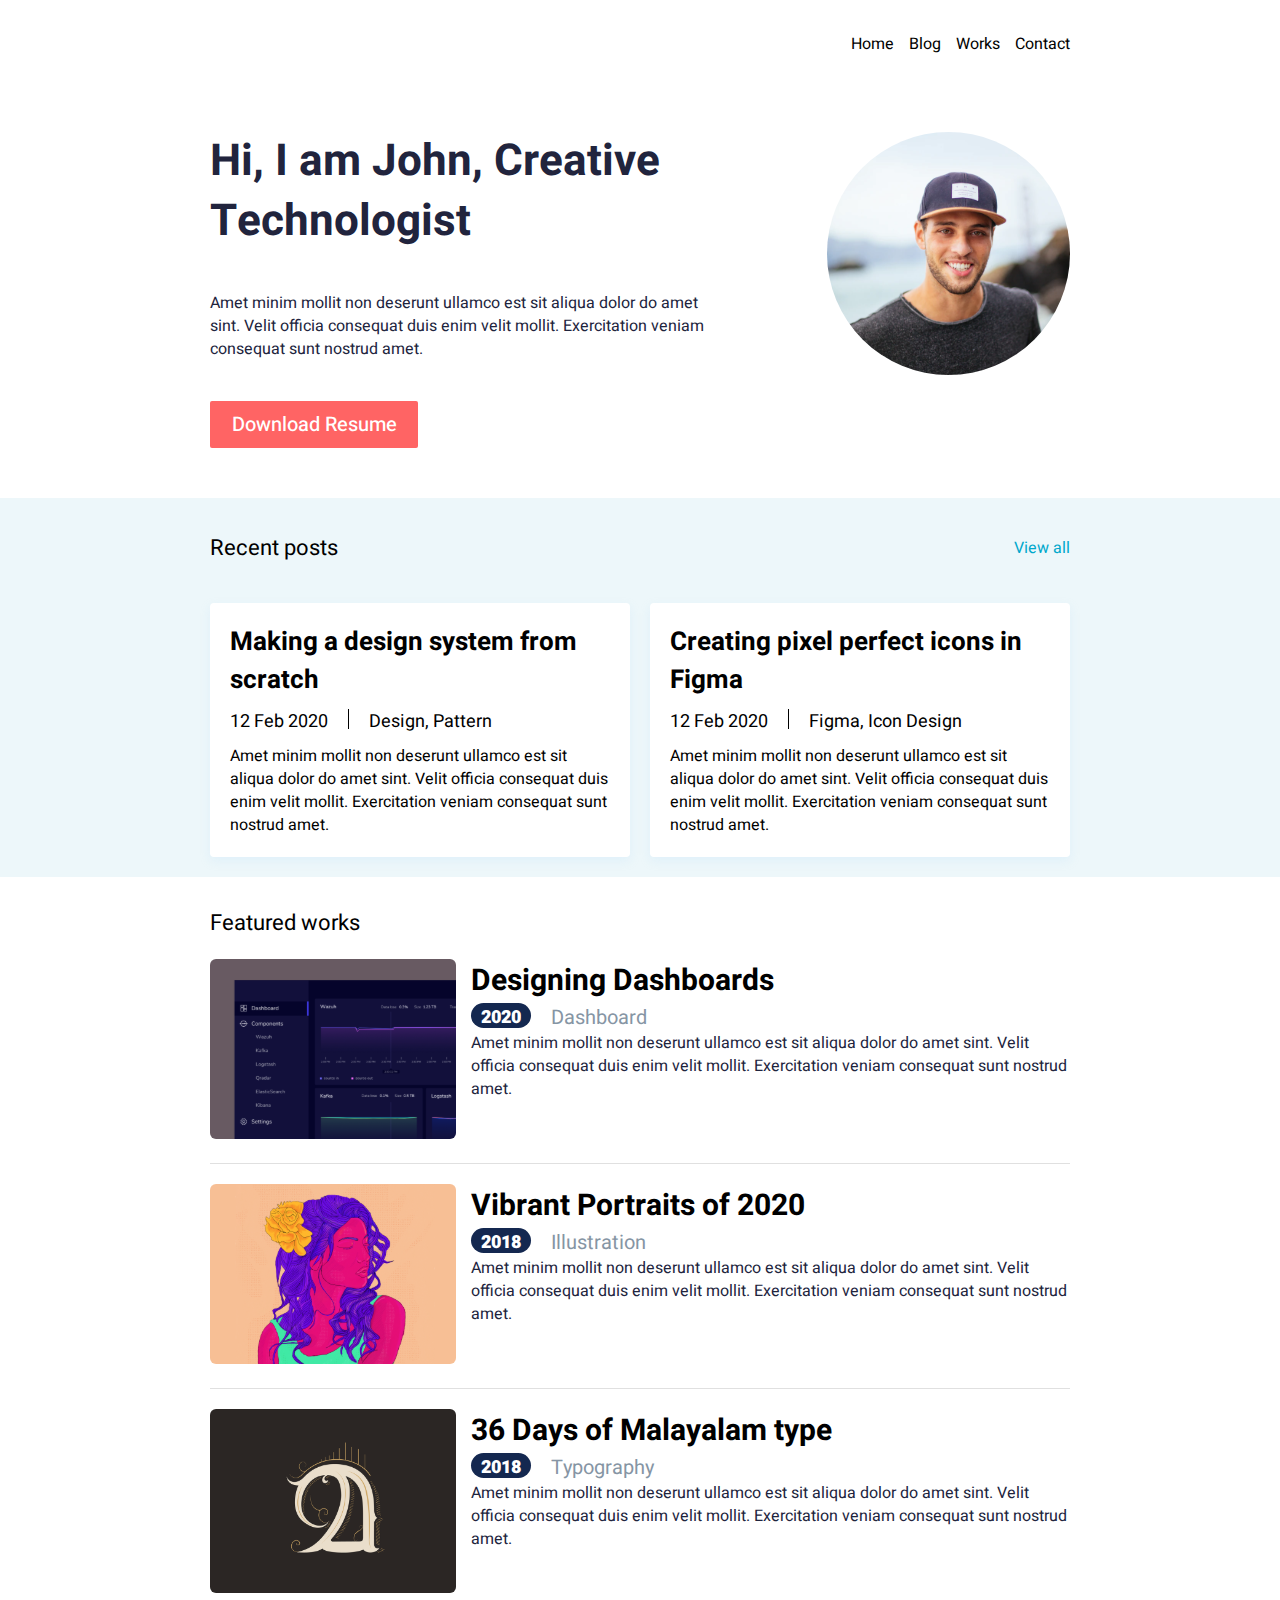
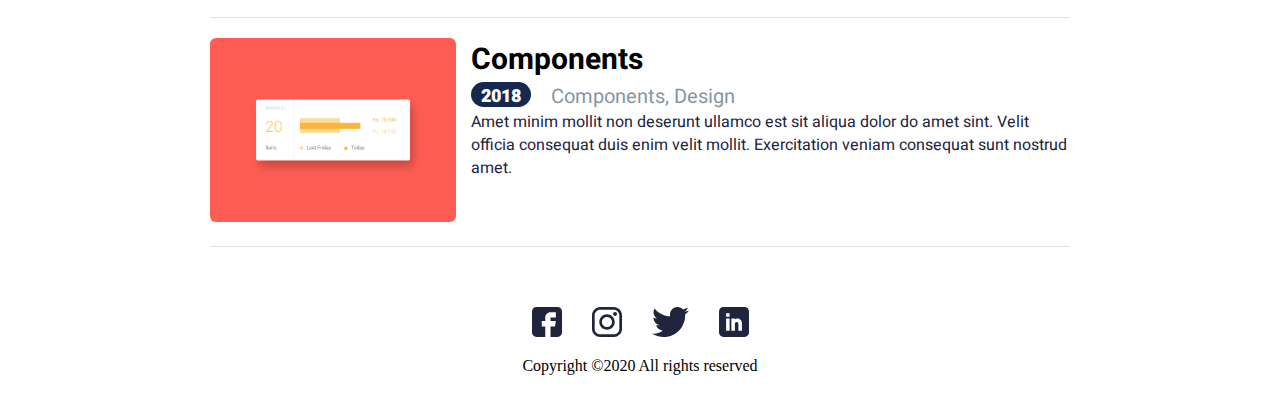
<file: index.html>
<!DOCTYPE html>
<html lang="en">
<head>
    <meta charset="UTF-8">
    <title>John Page</title>
    <meta name="viewport"
          content="width=device-width, user-scalable=no, initial-scale=1.0, maximum-scale=1.0, minimum-scale=1.0">
    <link rel="preconnect" href="https://fonts.googleapis.com">
    <link rel="preconnect" href="https://fonts.gstatic.com" crossorigin>
    <link href="https://fonts.googleapis.com/css2?family=Heebo:wght@400;500;700;900&display=swap" rel="stylesheet">
    <link rel="stylesheet" href="CSS/style.css">
</head>
<body>
    <header class="header">
        <div class="header__container">
            <div class="burger">
                <span></span>
            </div>
            <nav class="nav">
                <ul class="nav__list">
                    <li class="nav__list__link"><a href="index.html">Home</a></li>
                    <li class="nav__list__link"><a href="pages/blog.html">Blog</a></li>
                    <li class="nav__list__link"><a href="pages/work.html">Works</a></li>
                    <li class="nav__list__link"><a href="">Contact</a></li>
                </ul>
            </nav>
        </div>
    </header>
    <main class="main">
        <div class="first_container">
            <div class="col-1">
                <h2>Hi, I am John,
                    Creative Technologist</h2>
                <p>Amet minim mollit non deserunt ullamco est sit aliqua dolor do amet sint. Velit officia consequat duis enim velit mollit. Exercitation veniam consequat sunt nostrud amet.</p>
                <button>Download Resume</button>
            </div>
            <div class="col-2">
                <img src="img/Ellipse%201.svg" alt="">
            </div>
        </div>
        <div class="second">
            <div class="second_container">
                <div class="second_container__text">
                    <p>Recent posts</p>
                    <a href="pages/blog.html">View all</a>
                </div>
                <div class="second_container__body">
                    <div class="box">
                        <div class="box__body">
                            <h4>Making a design system from scratch</h4>
                            <div>
                                <p>12 Feb 2020</p>
                                <span></span>
                                <p>Design, Pattern</p>
                            </div>
                            <p>Amet minim mollit non deserunt ullamco est sit aliqua dolor do amet sint. Velit officia consequat duis enim velit mollit. Exercitation veniam consequat sunt nostrud amet.</p>
                        </div>
                    </div>
                    <div class="box">
                        <div class="box__body">
                            <h4>Creating pixel perfect icons in Figma</h4>
                            <div>
                                <p>12 Feb 2020</p>
                                <span></span>
                                <p>Figma, Icon Design</p>
                            </div>
                                <p>Amet minim mollit non deserunt ullamco est sit aliqua dolor do amet sint. Velit officia consequat duis enim velit mollit. Exercitation veniam consequat sunt nostrud amet.</p>
                            </div>
                    </div>
                </div>
            </div>
        </div>
        <div class="third">
            <div class="third__container">
                <h5>Featured works</h5>
                <div class="third__container__box">
                    <div class="third__container__box__image">
                        <img src="img/Rectangle%2030.svg" alt="">
                    </div>
                    <div class="third__container__box__body">
                        <h4>Designing Dashboards</h4>
                        <div class="year__box">
                            <div class="year">
                                <p>2020</p>
                            </div>
                            <p>Dashboard</p>
                        </div>
                        <p>Amet minim mollit non deserunt ullamco est sit aliqua dolor do amet sint. Velit officia consequat duis enim velit mollit. Exercitation veniam consequat sunt nostrud amet.</p>
                    </div>
                </div>
                <span class="stick"></span>
                <div class="third__container__box">
                    <div class="third__container__box__image">
                        <img src="img/Rectangle%2032.svg" alt="">
                    </div>
                    <div class="third__container__box__body">
                        <h4>Vibrant Portraits of 2020</h4>
                        <div class="year__box">
                            <div class="year">
                                <p>2018</p>
                            </div>
                            <p>Illustration</p>
                        </div>
                        <p>Amet minim mollit non deserunt ullamco est sit aliqua dolor do amet sint. Velit officia consequat duis enim velit mollit. Exercitation veniam consequat sunt nostrud amet.</p>
                    </div>
                </div>
                <span class="stick"></span>
                <div class="third__container__box">
                    <div class="third__container__box__image">
                        <img src="img/Rectangle%2034.svg" alt="">
                    </div>
                    <div class="third__container__box__body">
                        <h4>36 Days of Malayalam type</h4>
                        <div class="year__box">
                            <div class="year">
                                <p>2018</p>
                            </div>
                            <p>Typography</p>
                        </div>
                        <p>Amet minim mollit non deserunt ullamco est sit aliqua dolor do amet sint. Velit officia consequat duis enim velit mollit. Exercitation veniam consequat sunt nostrud amet.</p>
                    </div>
                </div>
                <span class="stick"></span>
                <div class="third__container__box">
                    <div class="third__container__box__image">
                        <img src="img/Rectangle%2040.svg" alt="">
                    </div>
                    <div class="third__container__box__body">
                        <h4>Components</h4>
                        <div class="year__box">
                            <div class="year">
                                <p>2018</p>
                            </div>
                            <p>Components, Design</p>
                        </div>
                        <p>Amet minim mollit non deserunt ullamco est sit aliqua dolor do amet sint. Velit officia consequat duis enim velit mollit. Exercitation veniam consequat sunt nostrud amet.</p>
                    </div>
                </div>
                <span class="stick"></span>
            </div>
        </div>
    </main>
    <footer class="footer">
        <div class="footer__container">
            <div class="icons">
                <img src="img/fb.svg" alt="">
                <img src="img/insta.svg" alt="">
                <img src="img/Group.svg" alt="">
                <img src="img/Linkedin.svg" alt="">
            </div>
            <p class="footer__container__text">Copyright ©2020 All rights reserved </p>
        </div>
    </footer>
    <script src="JS/index.js"></script>
</body>
</html>
</file>
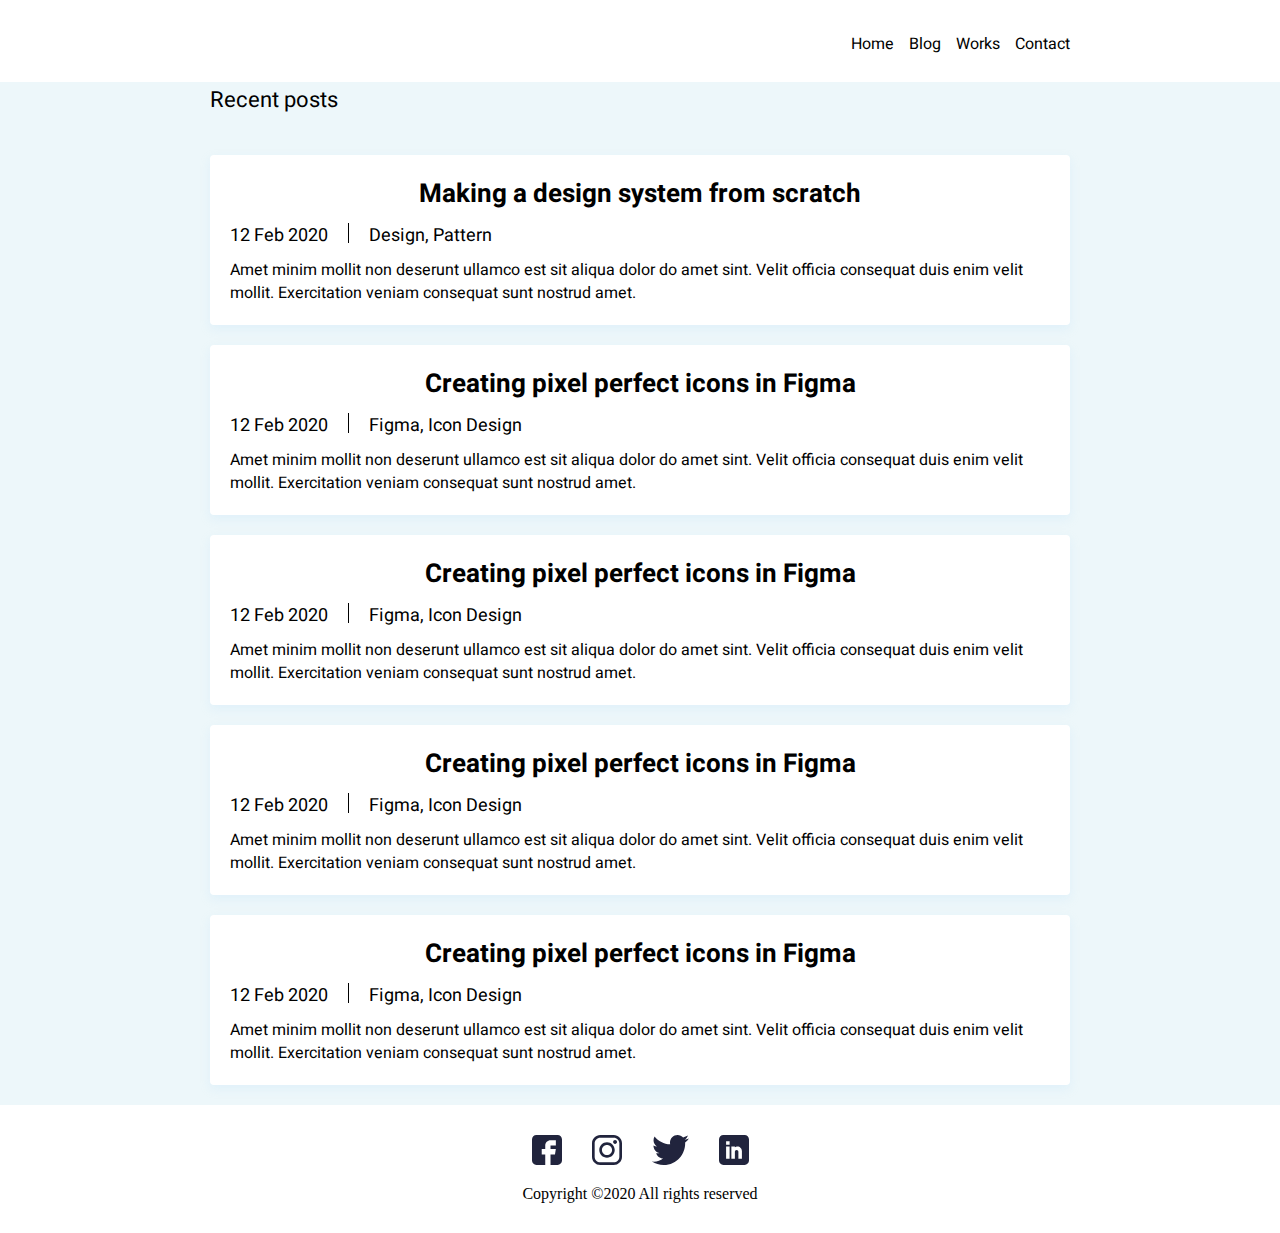
<file: blog.html>
<!DOCTYPE html>
<html lang="en" xmlns="http://www.w3.org/1999/html">
<head>
    <meta charset="UTF-8">
    <title>Blog</title>
    <meta name="viewport"
          content="width=device-width, user-scalable=no, initial-scale=1.0, maximum-scale=1.0, minimum-scale=1.0">
    <link rel="preconnect" href="https://fonts.googleapis.com">
    <link rel="preconnect" href="https://fonts.gstatic.com" crossorigin>
    <link href="https://fonts.googleapis.com/css2?family=Heebo:wght@400;500;700;900&display=swap" rel="stylesheet">
    <link rel="stylesheet" href="CSS/blog.css">
</head>
<body>
    <section>
        <header class="header">
            <div class="header__container">
                <div class="burger">
                    <span></span>
                </div>
                <nav class="nav">
                    <ul class="nav__list">
                        <li class="nav__list__link"><a href="index.html">Home</a></li>
                        <li class="nav__list__link"><a href="blog.html">Blog</a></li>
                        <li class="nav__list__link"><a href="work.html">Works</a></li>
                        <li class="nav__list__link"><a href="">Contact</a></li>
                    </ul>
                </nav>
            </div>
        </header>
    </section>
    <main>
        <div class="second">
            <div class="second_container">
                <div class="second_container__text">
                    <p>Recent posts</p>
                </div>
                <div class="second_container__body">
                    <div class="box">
                        <div class="box__body">
                            <h4>Making a design system from scratch</h4>
                            <div>
                                <p>12 Feb 2020</p>
                                <span></span>
                                <p>Design, Pattern</p>
                            </div>
                            <p>Amet minim mollit non deserunt ullamco est sit aliqua dolor do amet sint. Velit officia consequat duis enim velit mollit. Exercitation veniam consequat sunt nostrud amet.</p>
                        </div>
                    </div>
                    <div class="box">
                        <div class="box__body">
                            <h4>Creating pixel perfect icons in Figma</h4>
                            <div>
                                <p>12 Feb 2020</p>
                                <span></span>
                                <p>Figma, Icon Design</p>
                            </div>
                            <p>Amet minim mollit non deserunt ullamco est sit aliqua dolor do amet sint. Velit officia consequat duis enim velit mollit. Exercitation veniam consequat sunt nostrud amet.</p>
                        </div>
                    </div>
                    <div class="box">
                        <div class="box__body">
                            <h4>Creating pixel perfect icons in Figma</h4>
                            <div>
                                <p>12 Feb 2020</p>
                                <span></span>
                                <p>Figma, Icon Design</p>
                            </div>
                            <p>Amet minim mollit non deserunt ullamco est sit aliqua dolor do amet sint. Velit officia consequat duis enim velit mollit. Exercitation veniam consequat sunt nostrud amet.</p>
                        </div>
                    </div>
                    <div class="box">
                        <div class="box__body">
                            <h4>Creating pixel perfect icons in Figma</h4>
                            <div>
                                <p>12 Feb 2020</p>
                                <span></span>
                                <p>Figma, Icon Design</p>
                            </div>
                            <p>Amet minim mollit non deserunt ullamco est sit aliqua dolor do amet sint. Velit officia consequat duis enim velit mollit. Exercitation veniam consequat sunt nostrud amet.</p>
                        </div>
                    </div>
                    <div class="box">
                        <div class="box__body">
                            <h4>Creating pixel perfect icons in Figma</h4>
                            <div>
                                <p>12 Feb 2020</p>
                                <span></span>
                                <p>Figma, Icon Design</p>
                            </div>
                            <p>Amet minim mollit non deserunt ullamco est sit aliqua dolor do amet sint. Velit officia consequat duis enim velit mollit. Exercitation veniam consequat sunt nostrud amet.</p>
                        </div>
                    </div>
                </div>
            </div>
        </div>
    </main>
    <section>
        <footer class="footer">
            <div class="footer__container">
                <div class="icons">
                    <img src="img/fb.svg" alt="">
                    <img src="img/insta.svg" alt="">
                    <img src="img/Group.svg" alt="">
                    <img src="img/Linkedin.svg" alt="">
                </div>
                <p class="footer__container__text">Copyright ©2020 All rights reserved </p>
            </div>
        </footer>
    </section>
    <script src="JS/index.js"></script>
</body>
</html>
</file>
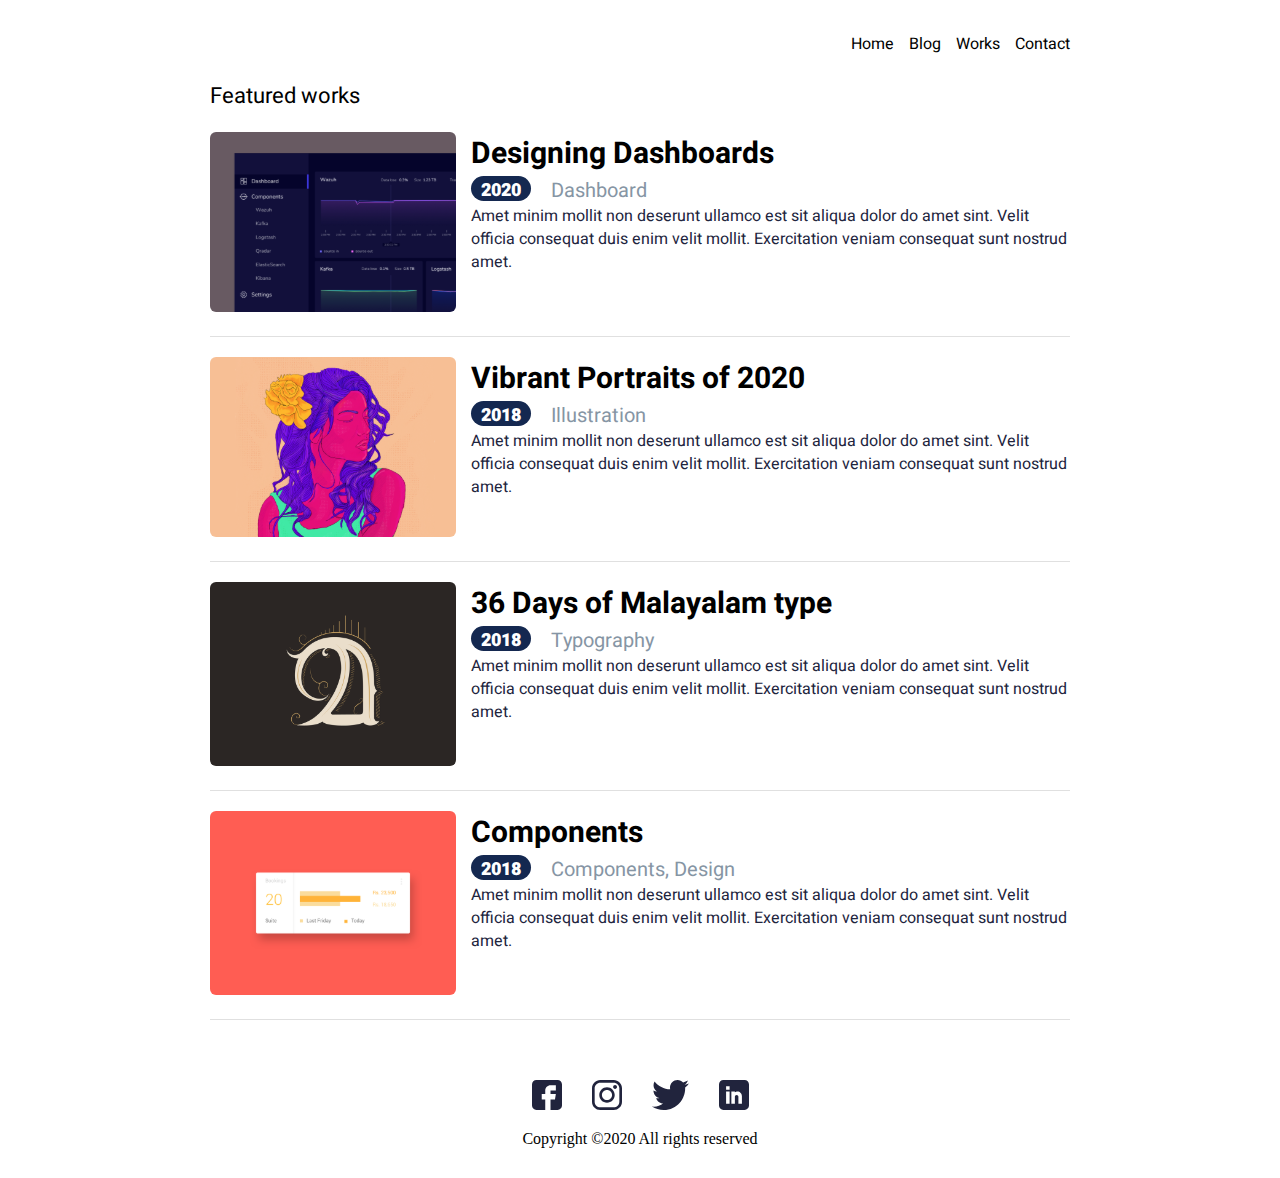
<file: work.html>
<!DOCTYPE html>
<html lang="en">
<head>
    <meta charset="UTF-8">
    <title>Works</title>
    <meta name="viewport"
          content="width=device-width, user-scalable=no, initial-scale=1.0, maximum-scale=1.0, minimum-scale=1.0">
    <link rel="preconnect" href="https://fonts.googleapis.com">
    <link rel="preconnect" href="https://fonts.gstatic.com" crossorigin>
    <link href="https://fonts.googleapis.com/css2?family=Heebo:wght@400;500;700;900&display=swap" rel="stylesheet">
    <link rel="stylesheet" href="CSS/works.css">
</head>
<body>
<section>
    <header class="header">
        <div class="header__container">
            <div class="burger">
                <span></span>
            </div>
            <nav class="nav">
                <ul class="nav__list">
                    <li class="nav__list__link"><a href="index.html">Home</a></li>
                    <li class="nav__list__link"><a href="blog.html">Blog</a></li>
                    <li class="nav__list__link"><a href="work.html">Works</a></li>
                    <li class="nav__list__link"><a href="">Contact</a></li>
                </ul>
            </nav>
        </div>
    </header>
</section>
<section>
    <main class="main">
        <div class="third">
            <div class="third__container">
                <h5>Featured works</h5>
                <div class="third__container__box">
                    <div class="third__container__box__image">
                        <img src="img/Rectangle%2030.svg" alt="">
                    </div>
                    <div class="third__container__box__body">
                        <h4>Designing Dashboards</h4>
                        <div class="year__box">
                            <div class="year">
                                <p>2020</p>
                            </div>
                            <p>Dashboard</p>
                        </div>
                        <p>Amet minim mollit non deserunt ullamco est sit aliqua dolor do amet sint. Velit officia consequat duis enim velit mollit. Exercitation veniam consequat sunt nostrud amet.</p>
                    </div>
                </div>
                <span class="stick"></span>
                <div class="third__container__box">
                    <div class="third__container__box__image">
                        <img src="img/Rectangle%2032.svg" alt="">
                    </div>
                    <div class="third__container__box__body">
                        <h4>Vibrant Portraits of 2020</h4>
                        <div class="year__box">
                            <div class="year">
                                <p>2018</p>
                            </div>
                            <p>Illustration</p>
                        </div>
                        <p>Amet minim mollit non deserunt ullamco est sit aliqua dolor do amet sint. Velit officia consequat duis enim velit mollit. Exercitation veniam consequat sunt nostrud amet.</p>
                    </div>
                </div>
                <span class="stick"></span>
                <div class="third__container__box">
                    <div class="third__container__box__image">
                        <img src="img/Rectangle%2034.svg" alt="">
                    </div>
                    <div class="third__container__box__body">
                        <h4>36 Days of Malayalam type</h4>
                        <div class="year__box">
                            <div class="year">
                                <p>2018</p>
                            </div>
                            <p>Typography</p>
                        </div>
                        <p>Amet minim mollit non deserunt ullamco est sit aliqua dolor do amet sint. Velit officia consequat duis enim velit mollit. Exercitation veniam consequat sunt nostrud amet.</p>
                    </div>
                </div>
                <span class="stick"></span>
                <div class="third__container__box">
                    <div class="third__container__box__image">
                        <img src="img/Rectangle%2040.svg" alt="">
                    </div>
                    <div class="third__container__box__body">
                        <h4>Components</h4>
                        <div class="year__box">
                            <div class="year">
                                <p>2018</p>
                            </div>
                            <p>Components, Design</p>
                        </div>
                        <p>Amet minim mollit non deserunt ullamco est sit aliqua dolor do amet sint. Velit officia consequat duis enim velit mollit. Exercitation veniam consequat sunt nostrud amet.</p>
                    </div>
                </div>
                <span class="stick"></span>
            </div>
        </div>
    </main>
</section>
<section>
    <footer class="footer">
        <div class="footer__container">
            <div class="icons">
                <img src="img/fb.svg" alt="">
                <img src="img/insta.svg" alt="">
                <img src="img/Group.svg" alt="">
                <img src="img/Linkedin.svg" alt="">
            </div>
            <p class="footer__container__text">Copyright ©2020 All rights reserved </p>
        </div>
    </footer>
</section>
<script src="JS/index.js"></script>
</body>
</html>
</file>
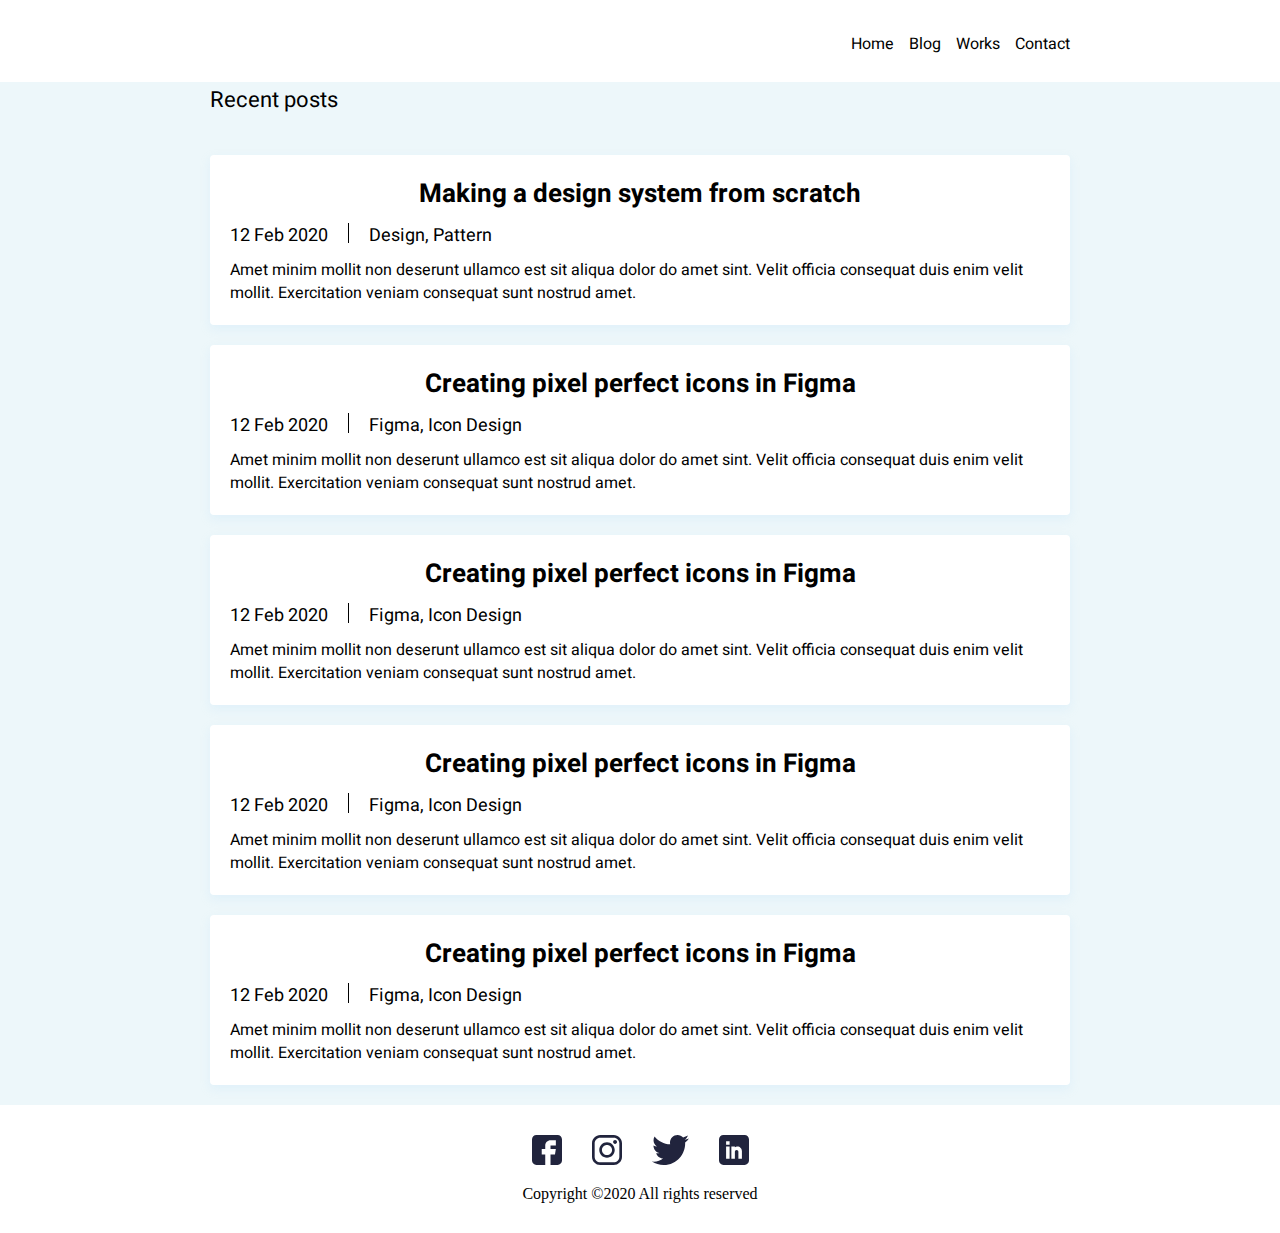
<file: pages/blog.html>
<!DOCTYPE html>
<html lang="en" xmlns="http://www.w3.org/1999/html">
<head>
    <meta charset="UTF-8">
    <title>Blog</title>
    <meta name="viewport"
          content="width=device-width, user-scalable=no, initial-scale=1.0, maximum-scale=1.0, minimum-scale=1.0">
    <link rel="preconnect" href="https://fonts.googleapis.com">
    <link rel="preconnect" href="https://fonts.gstatic.com" crossorigin>
    <link href="https://fonts.googleapis.com/css2?family=Heebo:wght@400;500;700;900&display=swap" rel="stylesheet">
    <link rel="stylesheet" href="../CSS/blog.css">
</head>
<body>
    <section>
        <header class="header">
            <div class="header__container">
                <div class="burger">
                    <span></span>
                </div>
                <nav class="nav">
                    <ul class="nav__list">
                        <li class="nav__list__link"><a href="../index.html">Home</a></li>
                        <li class="nav__list__link"><a href="blog.html">Blog</a></li>
                        <li class="nav__list__link"><a href="work.html">Works</a></li>
                        <li class="nav__list__link"><a href="">Contact</a></li>
                    </ul>
                </nav>
            </div>
        </header>
    </section>
    <main>
        <div class="second">
            <div class="second_container">
                <div class="second_container__text">
                    <p>Recent posts</p>
                </div>
                <div class="second_container__body">
                    <div class="box">
                        <div class="box__body">
                            <h4>Making a design system from scratch</h4>
                            <div>
                                <p>12 Feb 2020</p>
                                <span></span>
                                <p>Design, Pattern</p>
                            </div>
                            <p>Amet minim mollit non deserunt ullamco est sit aliqua dolor do amet sint. Velit officia consequat duis enim velit mollit. Exercitation veniam consequat sunt nostrud amet.</p>
                        </div>
                    </div>
                    <div class="box">
                        <div class="box__body">
                            <h4>Creating pixel perfect icons in Figma</h4>
                            <div>
                                <p>12 Feb 2020</p>
                                <span></span>
                                <p>Figma, Icon Design</p>
                            </div>
                            <p>Amet minim mollit non deserunt ullamco est sit aliqua dolor do amet sint. Velit officia consequat duis enim velit mollit. Exercitation veniam consequat sunt nostrud amet.</p>
                        </div>
                    </div>
                    <div class="box">
                        <div class="box__body">
                            <h4>Creating pixel perfect icons in Figma</h4>
                            <div>
                                <p>12 Feb 2020</p>
                                <span></span>
                                <p>Figma, Icon Design</p>
                            </div>
                            <p>Amet minim mollit non deserunt ullamco est sit aliqua dolor do amet sint. Velit officia consequat duis enim velit mollit. Exercitation veniam consequat sunt nostrud amet.</p>
                        </div>
                    </div>
                    <div class="box">
                        <div class="box__body">
                            <h4>Creating pixel perfect icons in Figma</h4>
                            <div>
                                <p>12 Feb 2020</p>
                                <span></span>
                                <p>Figma, Icon Design</p>
                            </div>
                            <p>Amet minim mollit non deserunt ullamco est sit aliqua dolor do amet sint. Velit officia consequat duis enim velit mollit. Exercitation veniam consequat sunt nostrud amet.</p>
                        </div>
                    </div>
                    <div class="box">
                        <div class="box__body">
                            <h4>Creating pixel perfect icons in Figma</h4>
                            <div>
                                <p>12 Feb 2020</p>
                                <span></span>
                                <p>Figma, Icon Design</p>
                            </div>
                            <p>Amet minim mollit non deserunt ullamco est sit aliqua dolor do amet sint. Velit officia consequat duis enim velit mollit. Exercitation veniam consequat sunt nostrud amet.</p>
                        </div>
                    </div>
                </div>
            </div>
        </div>
    </main>
    <section>
        <footer class="footer">
            <div class="footer__container">
                <div class="icons">
                    <img src="../img/fb.svg" alt="">
                    <img src="../img/insta.svg" alt="">
                    <img src="../img/Group.svg" alt="">
                    <img src="../img/Linkedin.svg" alt="">
                </div>
                <p class="footer__container__text">Copyright ©2020 All rights reserved </p>
            </div>
        </footer>
    </section>
    <script src="../JS/index.js"></script>
</body>
</html>
</file>
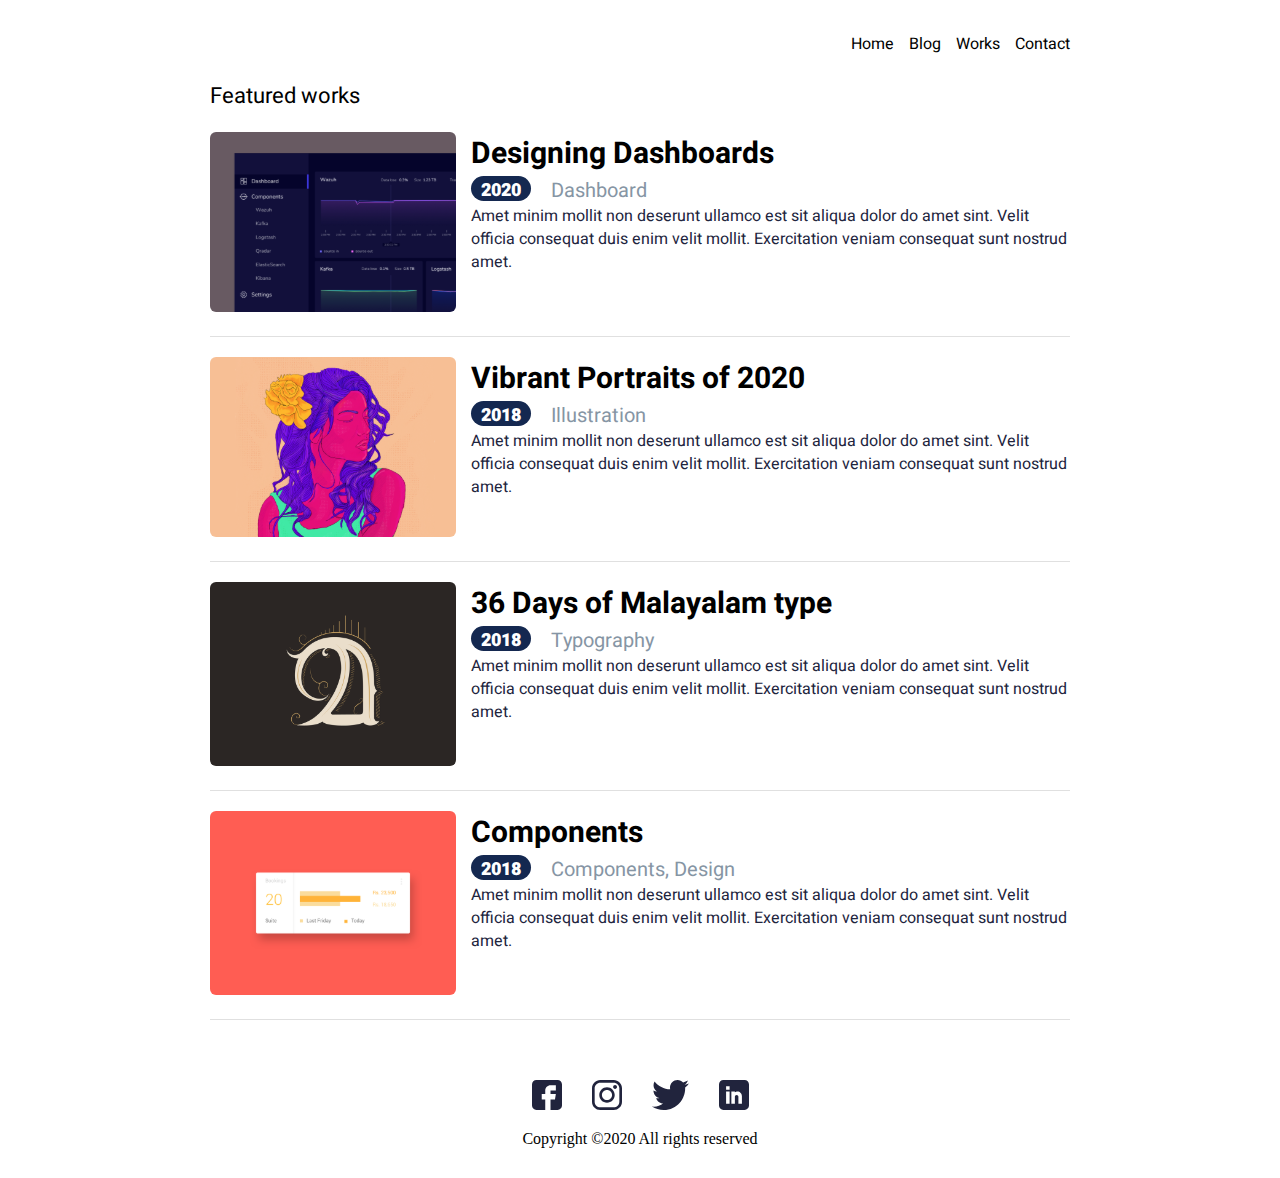
<file: pages/work.html>
<!DOCTYPE html>
<html lang="en">
<head>
    <meta charset="UTF-8">
    <title>Works</title>
    <meta name="viewport"
          content="width=device-width, user-scalable=no, initial-scale=1.0, maximum-scale=1.0, minimum-scale=1.0">
    <link rel="preconnect" href="https://fonts.googleapis.com">
    <link rel="preconnect" href="https://fonts.gstatic.com" crossorigin>
    <link href="https://fonts.googleapis.com/css2?family=Heebo:wght@400;500;700;900&display=swap" rel="stylesheet">
    <link rel="stylesheet" href="../CSS/works.css">
</head>
<body>
<section>
    <header class="header">
        <div class="header__container">
            <div class="burger">
                <span></span>
            </div>
            <nav class="nav">
                <ul class="nav__list">
                    <li class="nav__list__link"><a href="../index.html">Home</a></li>
                    <li class="nav__list__link"><a href="blog.html">Blog</a></li>
                    <li class="nav__list__link"><a href="work.html">Works</a></li>
                    <li class="nav__list__link"><a href="">Contact</a></li>
                </ul>
            </nav>
        </div>
    </header>
</section>
<section>
    <main class="main">
        <div class="third">
            <div class="third__container">
                <h5>Featured works</h5>
                <div class="third__container__box">
                    <div class="third__container__box__image">
                        <img src="../img/Rectangle%2030.svg" alt="">
                    </div>
                    <div class="third__container__box__body">
                        <h4>Designing Dashboards</h4>
                        <div class="year__box">
                            <div class="year">
                                <p>2020</p>
                            </div>
                            <p>Dashboard</p>
                        </div>
                        <p>Amet minim mollit non deserunt ullamco est sit aliqua dolor do amet sint. Velit officia consequat duis enim velit mollit. Exercitation veniam consequat sunt nostrud amet.</p>
                    </div>
                </div>
                <span class="stick"></span>
                <div class="third__container__box">
                    <div class="third__container__box__image">
                        <img src="../img/Rectangle%2032.svg" alt="">
                    </div>
                    <div class="third__container__box__body">
                        <h4>Vibrant Portraits of 2020</h4>
                        <div class="year__box">
                            <div class="year">
                                <p>2018</p>
                            </div>
                            <p>Illustration</p>
                        </div>
                        <p>Amet minim mollit non deserunt ullamco est sit aliqua dolor do amet sint. Velit officia consequat duis enim velit mollit. Exercitation veniam consequat sunt nostrud amet.</p>
                    </div>
                </div>
                <span class="stick"></span>
                <div class="third__container__box">
                    <div class="third__container__box__image">
                        <img src="../img/Rectangle%2034.svg" alt="">
                    </div>
                    <div class="third__container__box__body">
                        <h4>36 Days of Malayalam type</h4>
                        <div class="year__box">
                            <div class="year">
                                <p>2018</p>
                            </div>
                            <p>Typography</p>
                        </div>
                        <p>Amet minim mollit non deserunt ullamco est sit aliqua dolor do amet sint. Velit officia consequat duis enim velit mollit. Exercitation veniam consequat sunt nostrud amet.</p>
                    </div>
                </div>
                <span class="stick"></span>
                <div class="third__container__box">
                    <div class="third__container__box__image">
                        <img src="../img/Rectangle%2040.svg" alt="">
                    </div>
                    <div class="third__container__box__body">
                        <h4>Components</h4>
                        <div class="year__box">
                            <div class="year">
                                <p>2018</p>
                            </div>
                            <p>Components, Design</p>
                        </div>
                        <p>Amet minim mollit non deserunt ullamco est sit aliqua dolor do amet sint. Velit officia consequat duis enim velit mollit. Exercitation veniam consequat sunt nostrud amet.</p>
                    </div>
                </div>
                <span class="stick"></span>
            </div>
        </div>
    </main>
</section>
<section>
    <footer class="footer">
        <div class="footer__container">
            <div class="icons">
                <img src="../img/fb.svg" alt="">
                <img src="../img/insta.svg" alt="">
                <img src="../img/Group.svg" alt="">
                <img src="../img/Linkedin.svg" alt="">
            </div>
            <p class="footer__container__text">Copyright ©2020 All rights reserved </p>
        </div>
    </footer>
</section>
<script src="../JS/index.js"></script>
</body>
</html>
</file>
<file: CSS/style.css>
* {
  margin: 0 auto;
  box-sizing: border-box;
}

.header__container.active {
  max-width: 100%;
}

.header {
  height: 82px;
  width: 100%;
  background: #ffffff;
}
@media (max-width: 736px) {
  .header {
    height: 50px;
    position: fixed;
  }
}
.header__container {
  max-width: 860px;
}
@media (max-width: 960px) {
  .header__container {
    max-width: 720px;
  }
}
@media (max-width: 800px) {
  .header__container {
    max-width: 650px;
  }
}
@media (max-width: 736px) {
  .header__container {
    max-width: 550px;
  }
}
@media (max-width: 580px) {
  .header__container {
    max-width: 450px;
  }
}
@media (max-width: 470px) {
  .header__container {
    max-width: 360px;
  }
}
.header__container .burger span, .header__container .burger span:before, .header__container .burger span:after {
  width: 100%;
  position: absolute;
  height: 2px;
  background: #333;
  display: block;
  transition: 0.3s;
  border-radius: 5px;
}
.header__container .burger span:before {
  content: "";
  top: -10px;
  transition: top 300ms 300ms, transform 300ms cubic-bezier(0.23, 1, 0.32, 1);
}
.header__container .burger span {
  top: 20px;
}
.header__container .burger span:after {
  content: "";
  bottom: -10px;
  transition: bottom 300ms 300ms, transform 300ms cubic-bezier(0.23, 1, 0.32, 1);
}
.header__container .burger span.active:before {
  content: "";
  top: 0px;
  transform: rotate(45deg);
  transition: top 300ms, transform 300ms 300ms cubic-bezier(0.68, -0.55, 0.265, 1.55);
}
.header__container .burger span.active:after {
  content: "";
  bottom: 0;
  transform: rotate(-45deg);
  transition: bottom 300ms, transform 300ms 300ms cubic-bezier(0.68, -0.55, 0.265, 1.55);
}
.header__container .burger span.active {
  background: rgba(255, 255, 255, 0);
}
.header__container .burger {
  position: fixed;
  top: 0;
  right: 0;
  width: 50px;
  height: 50px;
  cursor: pointer;
}
.header__container .burger:first-child {
  margin: 10px 10px 0 0;
}
.header__container .burger span {
  width: 30px;
  height: 2px;
  background-color: black;
}
@media (min-width: 736px) {
  .header__container .burger {
    display: none;
  }
}
.header__container .burger.active .burger__first {
  position: absolute;
  content: " ";
  height: 33px;
  width: 2px;
  background-color: black;
  transform: rotate(45deg);
}
.header__container .burger.active .burger__second {
  display: none;
}
.header__container .burger.active .burger__del {
  display: none;
}
.header__container .burger.active .burger__first:after {
  position: absolute;
  content: " ";
  height: 33px;
  width: 2px;
  background-color: black;
}
.header__container .burger.active .burger__first:after {
  transform: rotate(-45deg);
}

.nav.active {
  display: block;
  width: 100vh;
  background-color: ghostwhite;
  height: 100vh;
}
.nav.active .nav__list {
  justify-content: start;
  flex-direction: column;
  padding-top: 80px;
}

.nav {
  padding: 32px 0;
}
@media (max-width: 736px) {
  .nav {
    display: none;
  }
}
.nav__list {
  display: flex;
  justify-content: flex-end;
  gap: 15px;
}
.nav__list a {
  text-decoration: none;
  color: black;
  font-family: "Heebo", sans-serif;
}
.nav__list__link {
  margin: 0;
  list-style: none;
}

main {
  width: 100%;
}
main .first_container {
  padding-top: 50px;
  padding-bottom: 50px;
  max-width: 860px;
  display: flex;
  gap: 100px;
}
@media (max-width: 960px) {
  main .first_container {
    max-width: 720px;
  }
}
@media (max-width: 800px) {
  main .first_container {
    max-width: 650px;
  }
  main .first_container .col-1 h2 {
    font-size: 30px;
  }
}
@media (max-width: 736px) {
  main .first_container {
    max-width: 550px;
    flex-direction: column-reverse;
    padding-top: 60px;
    gap: 20px;
  }
}
@media (max-width: 580px) {
  main .first_container {
    max-width: 450px;
  }
}
@media (max-width: 470px) {
  main .first_container {
    max-width: 360px;
  }
}
main .first_container .col-1 {
  display: flex;
  flex-direction: column;
  gap: 40px;
}
main .first_container .col-1 h2 {
  font-family: Heebo;
  font-style: normal;
  font-weight: bold;
  font-size: 44px;
  line-height: 60px;
  color: #21243D;
}
@media (max-width: 800px) {
  main .first_container .col-1 h2 {
    font-size: 30px;
  }
}
main .first_container .col-1 p {
  font-family: Heebo;
  font-style: normal;
  font-weight: normal;
  font-size: 16px;
  line-height: 23px;
  color: #21243D;
}
main .first_container .col-1 button {
  width: 208px;
  height: 47px;
  background: #FF6464;
  border: none;
  border-radius: 2px;
  color: #fff;
  margin: 0;
  font-family: Heebo;
  font-style: normal;
  font-weight: 500;
  font-size: 20px;
  line-height: 29px;
}
main .second {
  width: 100%;
  background-color: #EDF7FA;
}
main .second_container {
  max-width: 860px;
  display: flex;
  flex-direction: column;
}
@media (max-width: 960px) {
  main .second_container {
    max-width: 720px;
  }
}
@media (max-width: 800px) {
  main .second_container {
    max-width: 650px;
  }
  main .second_container__body {
    flex-direction: column;
  }
  main .second_container__body .box__body h4 {
    margin: 0;
  }
}
@media (max-width: 736px) {
  main .second_container {
    max-width: 550px;
  }
}
@media (max-width: 580px) {
  main .second_container {
    max-width: 450px;
  }
}
@media (max-width: 470px) {
  main .second_container {
    max-width: 360px;
  }
}
main .second_container__text {
  margin: 0;
  display: flex;
  justify-content: space-between;
  padding-top: 20px;
  align-items: center;
}
main .second_container__text a {
  text-decoration: none;
  margin: 0;
  font-family: Heebo;
  font-style: normal;
  font-weight: normal;
  font-size: 16px;
  line-height: 23px;
  text-align: right;
  color: #00A8CC;
}
main .second_container__text p {
  margin: 0;
  font-family: Heebo;
  font-style: normal;
  font-weight: normal;
  font-size: 22px;
  line-height: 60px;
}
main .second_container__body {
  padding-top: 5px;
  display: flex;
  gap: 20px;
  margin: 20px 0;
}
main .second_container__body .box {
  display: flex;
  flex-direction: column;
  gap: 15px;
  background: #FFFFFF;
  box-shadow: 0 4px 10px rgba(187, 225, 250, 0.25);
  border-radius: 4px;
}
main .second_container__body .box__body {
  padding: 20px;
  display: flex;
  flex-direction: column;
  gap: 10px;
}
main .second_container__body .box__body h4 {
  font-family: Heebo;
  font-style: normal;
  font-weight: bold;
  font-size: 26px;
  line-height: 38px;
}
main .second_container__body .box__body p {
  font-family: Heebo;
  font-style: normal;
  font-weight: normal;
  font-size: 16px;
  line-height: 23px;
}
main .second_container__body .box__body div {
  margin: 0;
  display: flex;
  gap: 20px;
}
main .second_container__body .box__body div p {
  margin: 0;
  font-family: Heebo;
  font-style: normal;
  font-weight: normal;
  font-size: 18px;
  line-height: 26px;
}
main .second_container__body .box__body div span {
  height: 20px;
  width: 1px;
  background-color: black;
  margin: 0;
}
main .third {
  width: 100%;
  background-color: #fff;
}
@media (max-width: 960px) {
  main .third {
    max-width: 720px;
  }
}
@media (max-width: 800px) {
  main .third {
    max-width: 650px;
  }
}
@media (max-width: 736px) {
  main .third {
    max-width: 550px;
  }
}
@media (max-width: 580px) {
  main .third {
    max-width: 450px;
  }
}
@media (max-width: 470px) {
  main .third {
    max-width: 360px;
  }
}
main .third__container {
  max-width: 860px;
  display: flex;
  flex-direction: column;
  gap: 20px;
  padding-bottom: 30px;
}
@media (max-width: 580px) {
  main .third__container {
    padding-bottom: 0;
  }
}
main .third__container span {
  width: 100%;
  height: 1px;
  background-color: #E0E0E0;
}
main .third__container h5 {
  font-family: Heebo;
  font-style: normal;
  font-weight: normal;
  font-size: 22px;
  margin: 0;
  padding-top: 30px;
}
main .third__container__box {
  display: flex;
  gap: 15px;
}
@media (max-width: 736px) {
  main .third__container__box {
    flex-direction: column;
  }
  main .third__container__box .third__container__box__image {
    margin: 0;
  }
}
main .third__container__box__body p {
  font-family: Heebo;
  font-style: normal;
  font-weight: normal;
  font-size: 16px;
  line-height: 23px;
  color: #21243D;
}
main .third__container__box__body h4 {
  font-family: Heebo;
  font-style: normal;
  font-weight: bold;
  font-size: 30px;
  line-height: 44px;
}
main .third__container__box__body .year__box {
  display: flex;
  gap: 20px;
}
main .third__container__box__body .year__box p {
  font-family: Heebo;
  font-style: normal;
  font-weight: normal;
  font-size: 20px;
  line-height: 29px;
  color: #8695A4;
  margin: 0;
}
main .third__container__box__body .year__box .year {
  width: 60px;
  height: 25px;
  background: #142850;
  border-radius: 16px;
  margin: 0;
  text-align: center;
}
main .third__container__box__body .year__box .year p {
  font-family: Heebo;
  font-style: normal;
  font-weight: 900;
  font-size: 18px;
  color: #FFFFFF;
}

.footer {
  width: 100%;
  background-color: #fff;
}
.footer__container {
  max-width: 860px;
  display: flex;
  flex-direction: column;
  padding: 30px 0;
  gap: 20px;
}
@media (max-width: 960px) {
  .footer__container {
    max-width: 720px;
  }
}
@media (max-width: 800px) {
  .footer__container {
    max-width: 650px;
  }
}
@media (max-width: 736px) {
  .footer__container {
    max-width: 550px;
  }
}
@media (max-width: 580px) {
  .footer__container {
    max-width: 450px;
    padding: 15px 0;
  }
}
@media (max-width: 470px) {
  .footer__container {
    max-width: 360px;
  }
}
.footer__container .icons {
  display: flex;
  justify-content: center;
  gap: 30px;
}
.footer__container .icons img {
  margin: 0;
}

/*# sourceMappingURL=style.css.map */
</file>
<file: CSS/blog.css>
* {
  margin: 0 auto;
  box-sizing: border-box;
}

.header__container.active {
  max-width: 100%;
}

.header {
  height: 82px;
  width: 100%;
  background: #ffffff;
  position: fixed;
}
@media (max-width: 736px) {
  .header {
    height: 50px;
    position: fixed;
  }
}
.header__container {
  max-width: 860px;
}
@media (max-width: 960px) {
  .header__container {
    max-width: 720px;
  }
}
@media (max-width: 800px) {
  .header__container {
    max-width: 650px;
  }
}
@media (max-width: 736px) {
  .header__container {
    max-width: 550px;
  }
}
@media (max-width: 580px) {
  .header__container {
    max-width: 450px;
  }
}
@media (max-width: 470px) {
  .header__container {
    max-width: 360px;
  }
}
.header__container .burger span, .header__container .burger span:before, .header__container .burger span:after {
  width: 100%;
  position: absolute;
  height: 2px;
  background: #333;
  display: block;
  transition: 0.3s;
  border-radius: 5px;
}
.header__container .burger span:before {
  content: "";
  top: -10px;
  transition: top 300ms 300ms, transform 300ms cubic-bezier(0.23, 1, 0.32, 1);
}
.header__container .burger span {
  top: 20px;
}
.header__container .burger span:after {
  content: "";
  bottom: -10px;
  transition: bottom 300ms 300ms, transform 300ms cubic-bezier(0.23, 1, 0.32, 1);
}
.header__container .burger span.active:before {
  content: "";
  top: 0px;
  transform: rotate(45deg);
  transition: top 300ms, transform 300ms 300ms cubic-bezier(0.68, -0.55, 0.265, 1.55);
}
.header__container .burger span.active:after {
  content: "";
  bottom: 0;
  transform: rotate(-45deg);
  transition: bottom 300ms, transform 300ms 300ms cubic-bezier(0.68, -0.55, 0.265, 1.55);
}
.header__container .burger span.active {
  background: rgba(255, 255, 255, 0);
}
.header__container .burger {
  position: fixed;
  top: 0;
  right: 0;
  width: 50px;
  height: 50px;
  cursor: pointer;
}
.header__container .burger:first-child {
  margin: 10px 10px 0 0;
}
.header__container .burger span {
  width: 30px;
  height: 2px;
  background-color: black;
}
@media (min-width: 736px) {
  .header__container .burger {
    display: none;
  }
}
.header__container .burger.active .burger__first {
  position: absolute;
  content: " ";
  height: 33px;
  width: 2px;
  background-color: black;
  transform: rotate(45deg);
}
.header__container .burger.active .burger__second {
  display: none;
}
.header__container .burger.active .burger__del {
  display: none;
}
.header__container .burger.active .burger__first:after {
  position: absolute;
  content: " ";
  height: 33px;
  width: 2px;
  background-color: black;
}
.header__container .burger.active .burger__first:after {
  transform: rotate(-45deg);
}

.nav.active {
  display: block;
  width: 100vh;
  background-color: ghostwhite;
  height: 100vh;
}
.nav.active .nav__list {
  justify-content: start;
  flex-direction: column;
  padding-top: 80px;
}

.nav {
  padding: 32px 0;
}
@media (max-width: 736px) {
  .nav {
    display: none;
  }
}
.nav__list {
  display: flex;
  justify-content: flex-end;
  gap: 15px;
}
.nav__list a {
  text-decoration: none;
  color: black;
  font-family: "Heebo", sans-serif;
}
.nav__list__link {
  margin: 0;
  list-style: none;
}

main {
  width: 100%;
}
main .second {
  width: 100%;
  background-color: #EDF7FA;
  padding-top: 50px;
}
@media (max-width: 736px) {
  main .second {
    padding-top: 30px;
  }
}
main .second_container {
  max-width: 860px;
  display: flex;
  flex-direction: column;
}
@media (max-width: 960px) {
  main .second_container {
    max-width: 720px;
  }
}
@media (max-width: 800px) {
  main .second_container {
    max-width: 650px;
  }
  main .second_container__body {
    flex-direction: column;
  }
  main .second_container__body .box__body h4 {
    margin: 0;
  }
}
@media (max-width: 736px) {
  main .second_container {
    max-width: 550px;
  }
}
@media (max-width: 580px) {
  main .second_container {
    max-width: 450px;
  }
}
@media (max-width: 470px) {
  main .second_container {
    max-width: 360px;
  }
}
main .second_container__text {
  margin: 0;
  display: flex;
  justify-content: space-between;
  padding-top: 20px;
  align-items: center;
}
main .second_container__text a {
  text-decoration: none;
  margin: 0;
  font-family: Heebo;
  font-style: normal;
  font-weight: normal;
  font-size: 16px;
  line-height: 23px;
  text-align: right;
  color: #00A8CC;
}
main .second_container__text p {
  margin: 0;
  font-family: Heebo;
  font-style: normal;
  font-weight: normal;
  font-size: 22px;
  line-height: 60px;
}
main .second_container__body {
  padding-top: 5px;
  display: flex;
  flex-direction: column;
  gap: 20px;
  margin: 20px 0;
}
main .second_container__body .box {
  display: flex;
  flex-direction: column;
  gap: 15px;
  background: #FFFFFF;
  box-shadow: 0 4px 10px rgba(187, 225, 250, 0.25);
  border-radius: 4px;
}
main .second_container__body .box__body {
  padding: 20px;
  display: flex;
  flex-direction: column;
  gap: 10px;
}
main .second_container__body .box__body h4 {
  font-family: Heebo;
  font-style: normal;
  font-weight: bold;
  font-size: 26px;
  line-height: 38px;
}
main .second_container__body .box__body p {
  font-family: Heebo;
  font-style: normal;
  font-weight: normal;
  font-size: 16px;
  line-height: 23px;
}
main .second_container__body .box__body div {
  margin: 0;
  display: flex;
  gap: 20px;
}
main .second_container__body .box__body div p {
  margin: 0;
  font-family: Heebo;
  font-style: normal;
  font-weight: normal;
  font-size: 18px;
  line-height: 26px;
}
main .second_container__body .box__body div span {
  height: 20px;
  width: 1px;
  background-color: black;
  margin: 0;
}

.footer {
  width: 100%;
  background-color: #fff;
}
.footer__container {
  max-width: 860px;
  display: flex;
  flex-direction: column;
  padding: 30px 0;
  gap: 20px;
}
@media (max-width: 960px) {
  .footer__container {
    max-width: 720px;
  }
}
@media (max-width: 800px) {
  .footer__container {
    max-width: 650px;
  }
}
@media (max-width: 736px) {
  .footer__container {
    max-width: 550px;
  }
}
@media (max-width: 580px) {
  .footer__container {
    max-width: 450px;
    padding: 15px 0;
  }
}
@media (max-width: 470px) {
  .footer__container {
    max-width: 360px;
  }
}
.footer__container .icons {
  display: flex;
  justify-content: center;
  gap: 30px;
}
.footer__container .icons img {
  margin: 0;
}

/*# sourceMappingURL=blog.css.map */
</file>
<file: CSS/works.css>
* {
  margin: 0 auto;
  box-sizing: border-box;
}

.header__container.active {
  max-width: 100%;
}

.header {
  height: 82px;
  width: 100%;
  background: #ffffff;
  position: fixed;
}
@media (max-width: 736px) {
  .header {
    height: 50px;
    position: fixed;
  }
}
.header__container {
  max-width: 860px;
}
@media (max-width: 960px) {
  .header__container {
    max-width: 720px;
  }
}
@media (max-width: 800px) {
  .header__container {
    max-width: 650px;
  }
}
@media (max-width: 736px) {
  .header__container {
    max-width: 550px;
  }
}
@media (max-width: 580px) {
  .header__container {
    max-width: 450px;
  }
}
@media (max-width: 470px) {
  .header__container {
    max-width: 360px;
  }
}
.header__container .burger span, .header__container .burger span:before, .header__container .burger span:after {
  width: 100%;
  position: absolute;
  height: 2px;
  background: #333;
  display: block;
  transition: 0.3s;
  border-radius: 5px;
}
.header__container .burger span:before {
  content: "";
  top: -10px;
  transition: top 300ms 300ms, transform 300ms cubic-bezier(0.23, 1, 0.32, 1);
}
.header__container .burger span {
  top: 20px;
}
.header__container .burger span:after {
  content: "";
  bottom: -10px;
  transition: bottom 300ms 300ms, transform 300ms cubic-bezier(0.23, 1, 0.32, 1);
}
.header__container .burger span.active:before {
  content: "";
  top: 0px;
  transform: rotate(45deg);
  transition: top 300ms, transform 300ms 300ms cubic-bezier(0.68, -0.55, 0.265, 1.55);
}
.header__container .burger span.active:after {
  content: "";
  bottom: 0;
  transform: rotate(-45deg);
  transition: bottom 300ms, transform 300ms 300ms cubic-bezier(0.68, -0.55, 0.265, 1.55);
}
.header__container .burger span.active {
  background: rgba(255, 255, 255, 0);
}
.header__container .burger {
  position: fixed;
  top: 0;
  right: 0;
  width: 50px;
  height: 50px;
  cursor: pointer;
}
.header__container .burger:first-child {
  margin: 10px 10px 0 0;
}
.header__container .burger span {
  width: 30px;
  height: 2px;
  background-color: black;
}
@media (min-width: 736px) {
  .header__container .burger {
    display: none;
  }
}
.header__container .burger.active .burger__first {
  position: absolute;
  content: " ";
  height: 33px;
  width: 2px;
  background-color: black;
  transform: rotate(45deg);
}
.header__container .burger.active .burger__second {
  display: none;
}
.header__container .burger.active .burger__del {
  display: none;
}
.header__container .burger.active .burger__first:after {
  position: absolute;
  content: " ";
  height: 33px;
  width: 2px;
  background-color: black;
}
.header__container .burger.active .burger__first:after {
  transform: rotate(-45deg);
}

.nav.active {
  display: block;
  width: 100vh;
  background-color: ghostwhite;
  height: 100vh;
}
.nav.active .nav__list {
  justify-content: start;
  flex-direction: column;
  padding-top: 80px;
}

.nav {
  padding: 32px 0;
}
@media (max-width: 736px) {
  .nav {
    display: none;
  }
}
.nav__list {
  display: flex;
  justify-content: flex-end;
  gap: 15px;
}
.nav__list a {
  text-decoration: none;
  color: black;
  font-family: "Heebo", sans-serif;
}
.nav__list__link {
  margin: 0;
  list-style: none;
}

main .third {
  width: 100%;
  background-color: #fff;
}
@media (max-width: 960px) {
  main .third {
    max-width: 720px;
  }
}
@media (max-width: 800px) {
  main .third {
    max-width: 650px;
  }
}
@media (max-width: 736px) {
  main .third {
    max-width: 550px;
  }
}
@media (max-width: 580px) {
  main .third {
    max-width: 450px;
  }
}
@media (max-width: 470px) {
  main .third {
    max-width: 360px;
  }
}
main .third__container {
  max-width: 860px;
  display: flex;
  flex-direction: column;
  gap: 20px;
  padding-bottom: 30px;
  padding-top: 50px;
}
@media (max-width: 680px) {
  main .third__container {
    padding-top: 30px;
  }
}
@media (max-width: 580px) {
  main .third__container {
    padding-bottom: 0;
  }
}
main .third__container span {
  width: 100%;
  height: 1px;
  background-color: #E0E0E0;
}
main .third__container h5 {
  font-family: Heebo;
  font-style: normal;
  font-weight: normal;
  font-size: 22px;
  margin: 0;
  padding-top: 30px;
}
main .third__container__box {
  display: flex;
  gap: 15px;
}
@media (max-width: 736px) {
  main .third__container__box {
    flex-direction: column;
  }
  main .third__container__box .third__container__box__image {
    margin: 0;
  }
}
main .third__container__box__body p {
  font-family: Heebo;
  font-style: normal;
  font-weight: normal;
  font-size: 16px;
  line-height: 23px;
  color: #21243D;
}
main .third__container__box__body h4 {
  font-family: Heebo;
  font-style: normal;
  font-weight: bold;
  font-size: 30px;
  line-height: 44px;
}
main .third__container__box__body .year__box {
  display: flex;
  gap: 20px;
}
main .third__container__box__body .year__box p {
  font-family: Heebo;
  font-style: normal;
  font-weight: normal;
  font-size: 20px;
  line-height: 29px;
  color: #8695A4;
  margin: 0;
}
main .third__container__box__body .year__box .year {
  width: 60px;
  height: 25px;
  background: #142850;
  border-radius: 16px;
  margin: 0;
  text-align: center;
}
main .third__container__box__body .year__box .year p {
  font-family: Heebo;
  font-style: normal;
  font-weight: 900;
  font-size: 18px;
  color: #FFFFFF;
}

.footer {
  width: 100%;
  background-color: #fff;
}
.footer__container {
  max-width: 860px;
  display: flex;
  flex-direction: column;
  padding: 30px 0;
  gap: 20px;
}
@media (max-width: 960px) {
  .footer__container {
    max-width: 720px;
  }
}
@media (max-width: 800px) {
  .footer__container {
    max-width: 650px;
  }
}
@media (max-width: 736px) {
  .footer__container {
    max-width: 550px;
  }
}
@media (max-width: 580px) {
  .footer__container {
    max-width: 450px;
    padding: 15px 0;
  }
}
@media (max-width: 470px) {
  .footer__container {
    max-width: 360px;
  }
}
.footer__container .icons {
  display: flex;
  justify-content: center;
  gap: 30px;
}
.footer__container .icons img {
  margin: 0;
}

/*# sourceMappingURL=works.css.map */
</file>
